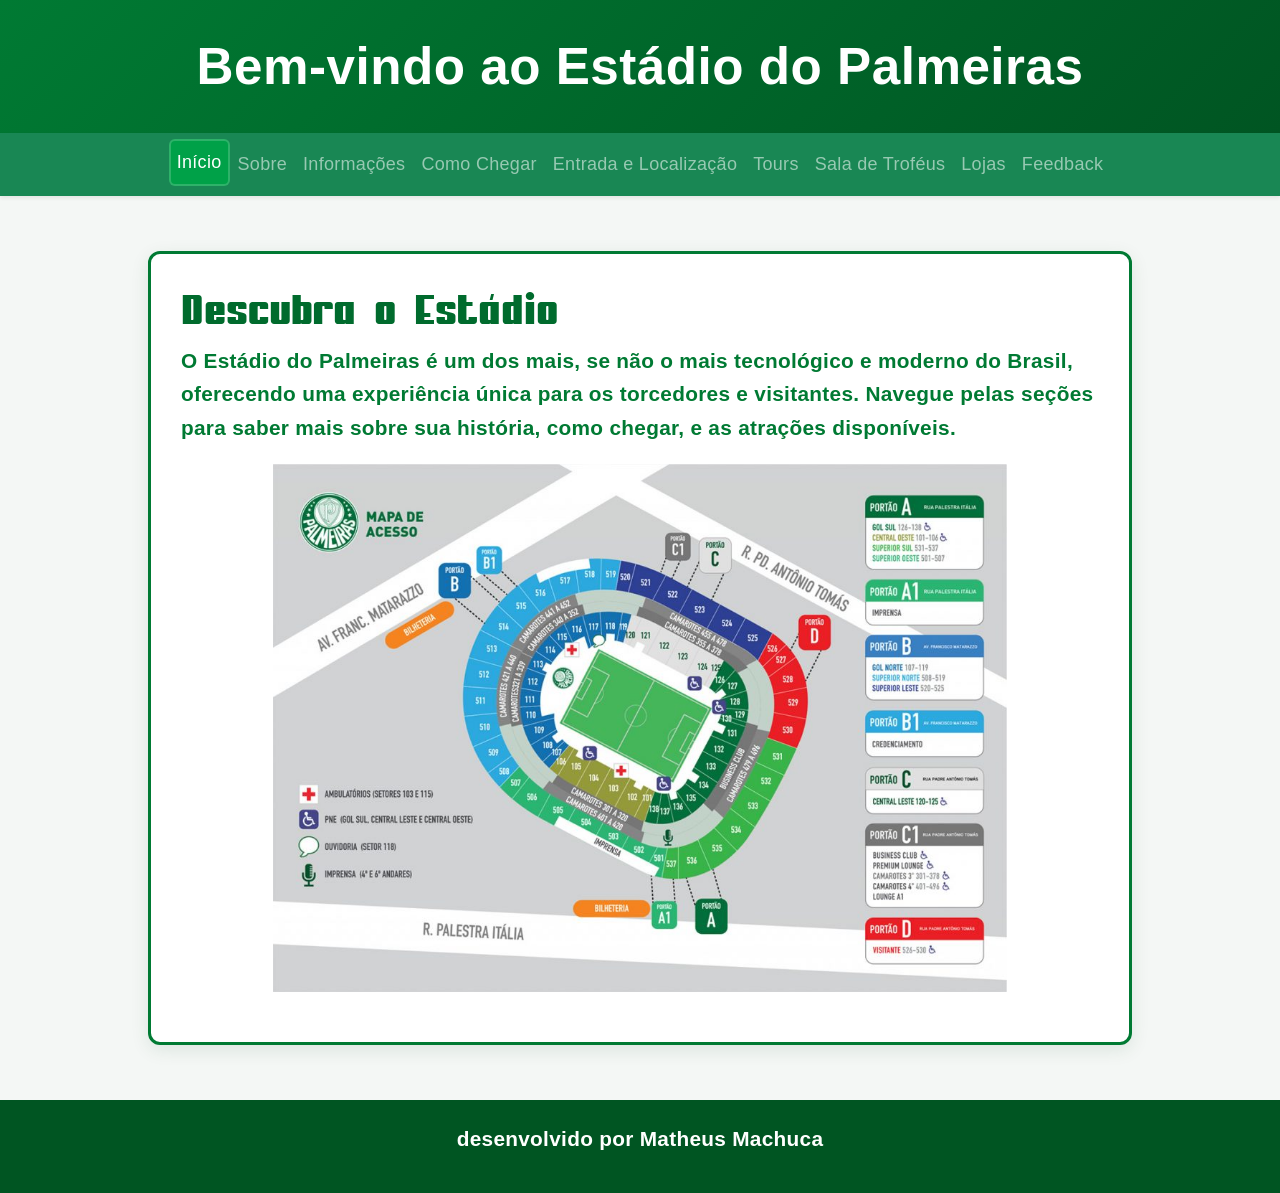
<file: index.html>
<!DOCTYPE html>
<html lang="pt-br">
<head>
    <meta charset="UTF-8">
    <meta name="viewport" content="width=device-width, initial-scale=1.0">
    <link href="https://cdn.jsdelivr.net/npm/bootstrap@5.3.3/dist/css/bootstrap.min.css" rel="stylesheet">
    <link rel="stylesheet" href="css/style.css" />
    <title>Estádio do Palmeiras</title>
</head>
<body>
    <header>
        <h1>Bem-vindo ao Estádio do Palmeiras</h1>
    </header>
    <nav class="navbar navbar-expand-lg navbar-dark bg-success shadow-sm">
        <div class="container-fluid justify-content-center">
            <button class="navbar-toggler" type="button" data-bs-toggle="collapse" data-bs-target="#mainNav" aria-controls="mainNav" aria-expanded="false" aria-label="Toggle navigation">
                <span class="navbar-toggler-icon"></span>
            </button>
            <div class="collapse navbar-collapse justify-content-center" id="mainNav">
                <div class="navbar-nav flex-wrap justify-content-center">
                    <a class="nav-link" href="index.html">Início</a>
                    <a class="nav-link" href="sobre.html">Sobre</a>
                    <a class="nav-link" href="informacoes.html">Informações</a>
                    <a class="nav-link" href="pages/como-chegar.html">Como Chegar</a>
                    <a class="nav-link" href="pages/entrada-e-localizacao.html">Entrada e Localização</a>
                    <a class="nav-link" href="pages/tours.html">Tours</a>
                    <a class="nav-link" href="pages/sala-de-trofeus.html">Sala de Troféus</a>
                    <a class="nav-link" href="pages/lojas.html">Lojas</a>
                    <a class="nav-link" href="contato.html">Feedback</a>
                </div>
            </div>
        </div>
    </nav>
    <main class="container">
        <section>
            <h2>Descubra o Estádio</h2>
            <p>O Estádio do Palmeiras é um dos mais, se não o mais tecnológico e moderno do Brasil, oferecendo uma experiência única para os torcedores e visitantes. Navegue pelas seções para saber mais sobre sua história, como chegar, e as atrações disponíveis.</p>
            <img src="imagens/mapa-de-acesso-arena-palmeiras-1024x736.jpg" alt="Mapa de Acesso ao Estádio do Palmeiras">
        </section>
    </main>
    <footer>
        <p>desenvolvido por Matheus Machuca</p>
    </footer>
    <script src="https://cdn.jsdelivr.net/npm/bootstrap@5.3.3/dist/js/bootstrap.bundle.min.js"></script>
    <script src="js/script.js"></script>
</body>
</html>
</file>
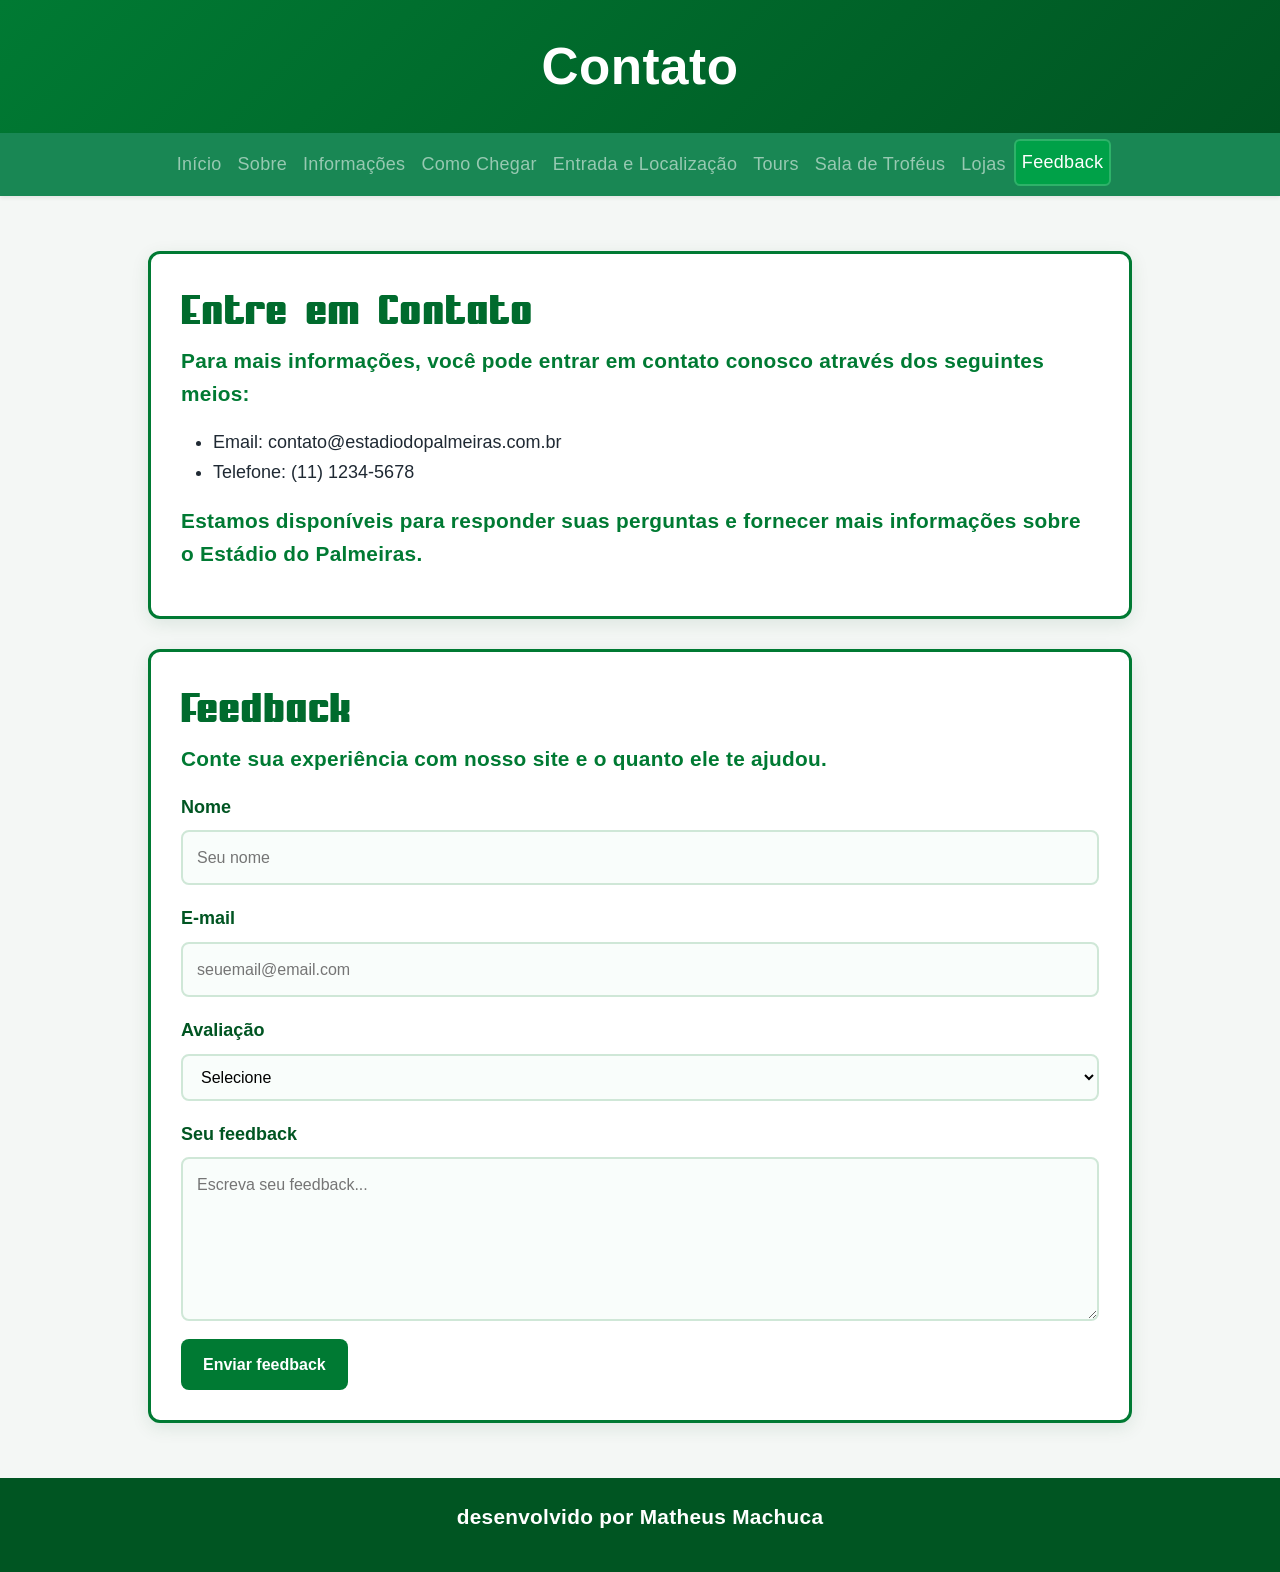
<file: contato.html>
<!DOCTYPE html>
<html lang="pt-br">
<head>
    <meta charset="UTF-8">
    <meta name="viewport" content="width=device-width, initial-scale=1.0">
    <link href="https://cdn.jsdelivr.net/npm/bootstrap@5.3.3/dist/css/bootstrap.min.css" rel="stylesheet">
    <link rel="stylesheet" href="css/style.css" />
    <title>Contato - Estádio do Palmeiras</title>
</head>
<body>
    <header>
        <h1>Contato</h1>
    </header>
    <nav class="navbar navbar-expand-lg navbar-dark bg-success shadow-sm">
        <div class="container-fluid justify-content-center">
            <button class="navbar-toggler" type="button" data-bs-toggle="collapse" data-bs-target="#mainNav" aria-controls="mainNav" aria-expanded="false" aria-label="Toggle navigation">
                <span class="navbar-toggler-icon"></span>
            </button>
            <div class="collapse navbar-collapse justify-content-center" id="mainNav">
                <div class="navbar-nav flex-wrap justify-content-center">
                    <a class="nav-link" href="index.html">Início</a>
                    <a class="nav-link" href="sobre.html">Sobre</a>
                    <a class="nav-link" href="informacoes.html">Informações</a>
                    <a class="nav-link" href="pages/como-chegar.html">Como Chegar</a>
                    <a class="nav-link" href="pages/entrada-e-localizacao.html">Entrada e Localização</a>
                    <a class="nav-link" href="pages/tours.html">Tours</a>
                    <a class="nav-link" href="pages/sala-de-trofeus.html">Sala de Troféus</a>
                    <a class="nav-link" href="pages/lojas.html">Lojas</a>
                    <a class="nav-link" href="contato.html">Feedback</a>
                </div>
            </div>
        </div>
    </nav>
    <main class="container">
        <section>
            <h2>Entre em Contato</h2>
            <p>Para mais informações, você pode entrar em contato conosco através dos seguintes meios:</p>
            <ul>
                <li>Email: contato@estadiodopalmeiras.com.br</li>
                <li>Telefone: (11) 1234-5678</li>
            </ul>
            <p>Estamos disponíveis para responder suas perguntas e fornecer mais informações sobre o Estádio do Palmeiras.</p>
        </section>

        <section>
            <h2>Feedback</h2>
            <p>Conte sua experiência com nosso site e o quanto ele te ajudou.</p>
            <form class="feedback-form">
                <div class="campo-group">
                    <label for="nome">Nome</label>
                    <input type="text" id="nome" name="nome" placeholder="Seu nome">
                </div>

                <div class="campo-group">
                    <label for="email">E-mail</label>
                    <input type="email" id="email" name="email" placeholder="seuemail@email.com">
                </div>

                <div class="campo-group">
                    <label for="avaliacao">Avaliação</label>
                    <select id="avaliacao" name="avaliacao">
                        <option value="">Selecione</option>
                        <option value="excelente">Excelente</option>
                        <option value="muito-bom">Muito bom</option>
                        <option value="bom">Bom</option>
                        <option value="ruim">Ruim</option>
                    </select>
                </div>

                <div class="campo-group">
                    <label for="feedback">Seu feedback</label>
                    <textarea id="feedback" name="feedback" rows="5" placeholder="Escreva seu feedback..."></textarea>
                </div>

                <button type="submit">Enviar feedback</button>
            </form>
        </section>
    </main>
    <footer>
        <p>desenvolvido por Matheus Machuca</p>
    </footer>
    <script src="https://cdn.jsdelivr.net/npm/bootstrap@5.3.3/dist/js/bootstrap.bundle.min.js"></script>
    <script src="js/script.js"></script>
</body>
</html>
</file>
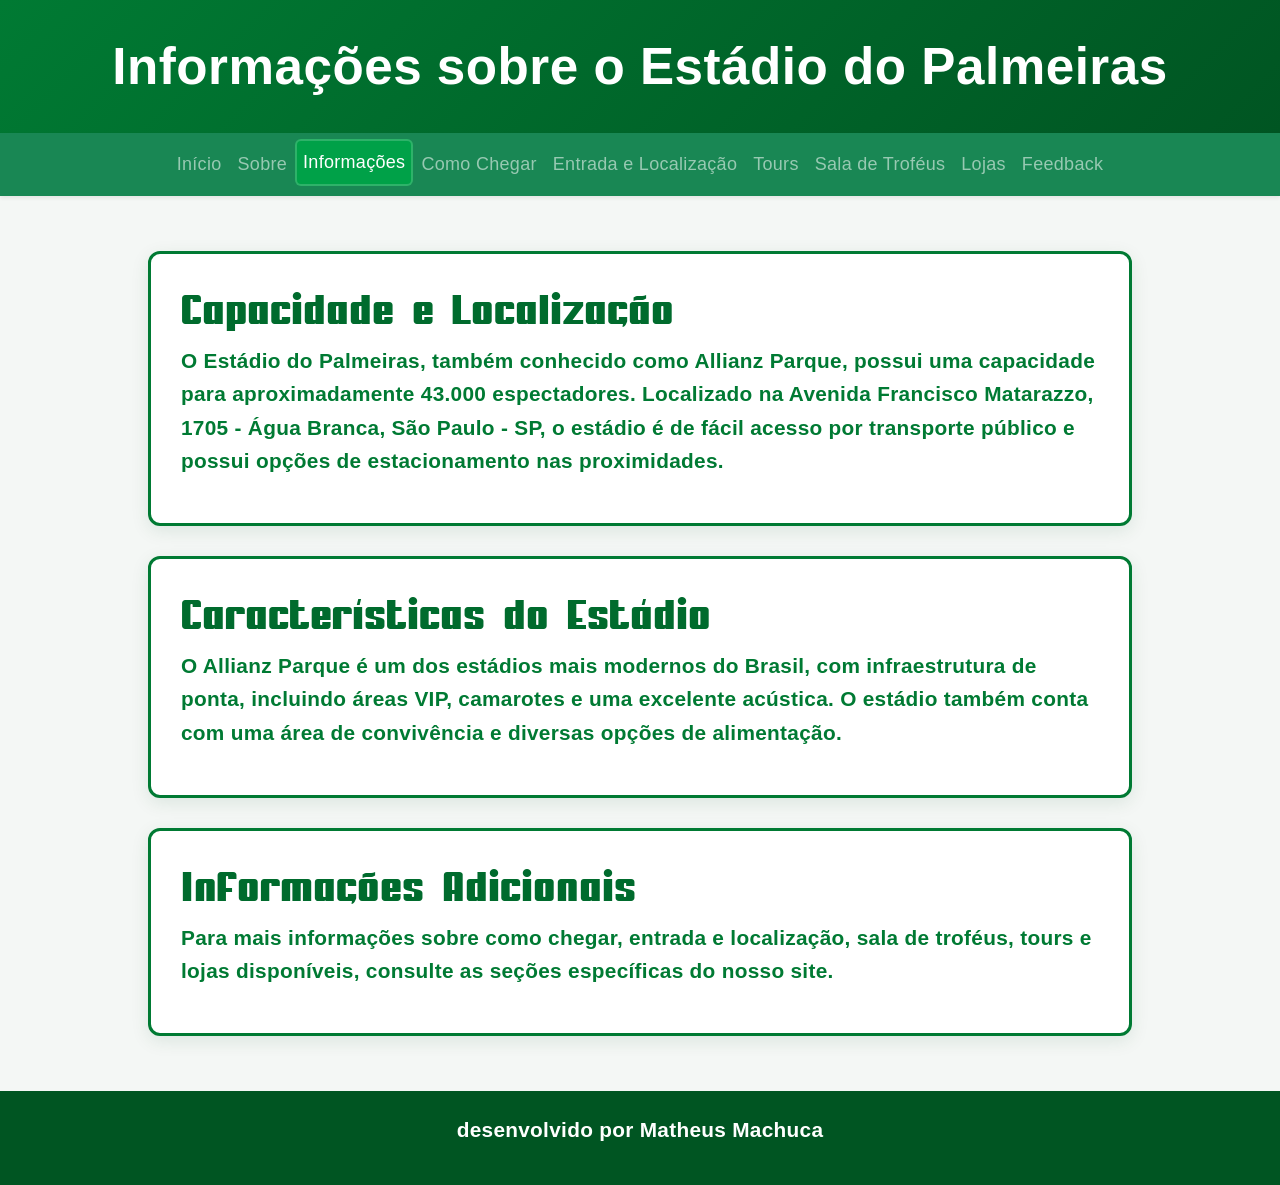
<file: informacoes.html>
<!DOCTYPE html>
<html lang="pt-br">
<head>
    <meta charset="UTF-8">
    <meta name="viewport" content="width=device-width, initial-scale=1.0">
    <link href="https://cdn.jsdelivr.net/npm/bootstrap@5.3.3/dist/css/bootstrap.min.css" rel="stylesheet">
    <link rel="stylesheet" href="css/style.css" />
    <title>Informações - Estádio do Palmeiras</title>
</head>
<body>
    <header>
        <h1>Informações sobre o Estádio do Palmeiras</h1>
    </header>
    <nav class="navbar navbar-expand-lg navbar-dark bg-success shadow-sm">
        <div class="container-fluid justify-content-center">
            <button class="navbar-toggler" type="button" data-bs-toggle="collapse" data-bs-target="#mainNav" aria-controls="mainNav" aria-expanded="false" aria-label="Toggle navigation">
                <span class="navbar-toggler-icon"></span>
            </button>
            <div class="collapse navbar-collapse justify-content-center" id="mainNav">
                <div class="navbar-nav flex-wrap justify-content-center">
                    <a class="nav-link" href="index.html">Início</a>
                    <a class="nav-link" href="sobre.html">Sobre</a>
                    <a class="nav-link" href="informacoes.html">Informações</a>
                    <a class="nav-link" href="pages/como-chegar.html">Como Chegar</a>
                    <a class="nav-link" href="pages/entrada-e-localizacao.html">Entrada e Localização</a>
                    <a class="nav-link" href="pages/tours.html">Tours</a>
                    <a class="nav-link" href="pages/sala-de-trofeus.html">Sala de Troféus</a>
                    <a class="nav-link" href="pages/lojas.html">Lojas</a>
                    <a class="nav-link" href="contato.html">Feedback</a>
                </div>
            </div>
        </div>
    </nav>
    <main class="container">
        <section>
            <h2>Capacidade e Localização</h2>
            <p>O Estádio do Palmeiras, também conhecido como Allianz Parque, possui uma capacidade para aproximadamente 43.000 espectadores. Localizado na Avenida Francisco Matarazzo, 1705 - Água Branca, São Paulo - SP, o estádio é de fácil acesso por transporte público e possui opções de estacionamento nas proximidades.</p>
        </section>
        <section>
            <h2>Características do Estádio</h2>
            <p>O Allianz Parque é um dos estádios mais modernos do Brasil, com infraestrutura de ponta, incluindo áreas VIP, camarotes e uma excelente acústica. O estádio também conta com uma área de convivência e diversas opções de alimentação.</p>
        </section>
        <section>
            <h2>Informações Adicionais</h2>
            <p>Para mais informações sobre como chegar, entrada e localização, sala de troféus, tours e lojas disponíveis, consulte as seções específicas do nosso site.</p>
        </section>
    </main>
    <footer>
        <p>desenvolvido por Matheus Machuca</p>
    </footer>
    <script src="https://cdn.jsdelivr.net/npm/bootstrap@5.3.3/dist/js/bootstrap.bundle.min.js"></script>
    <script src="js/script.js"></script>
</body>
</html>
</file>
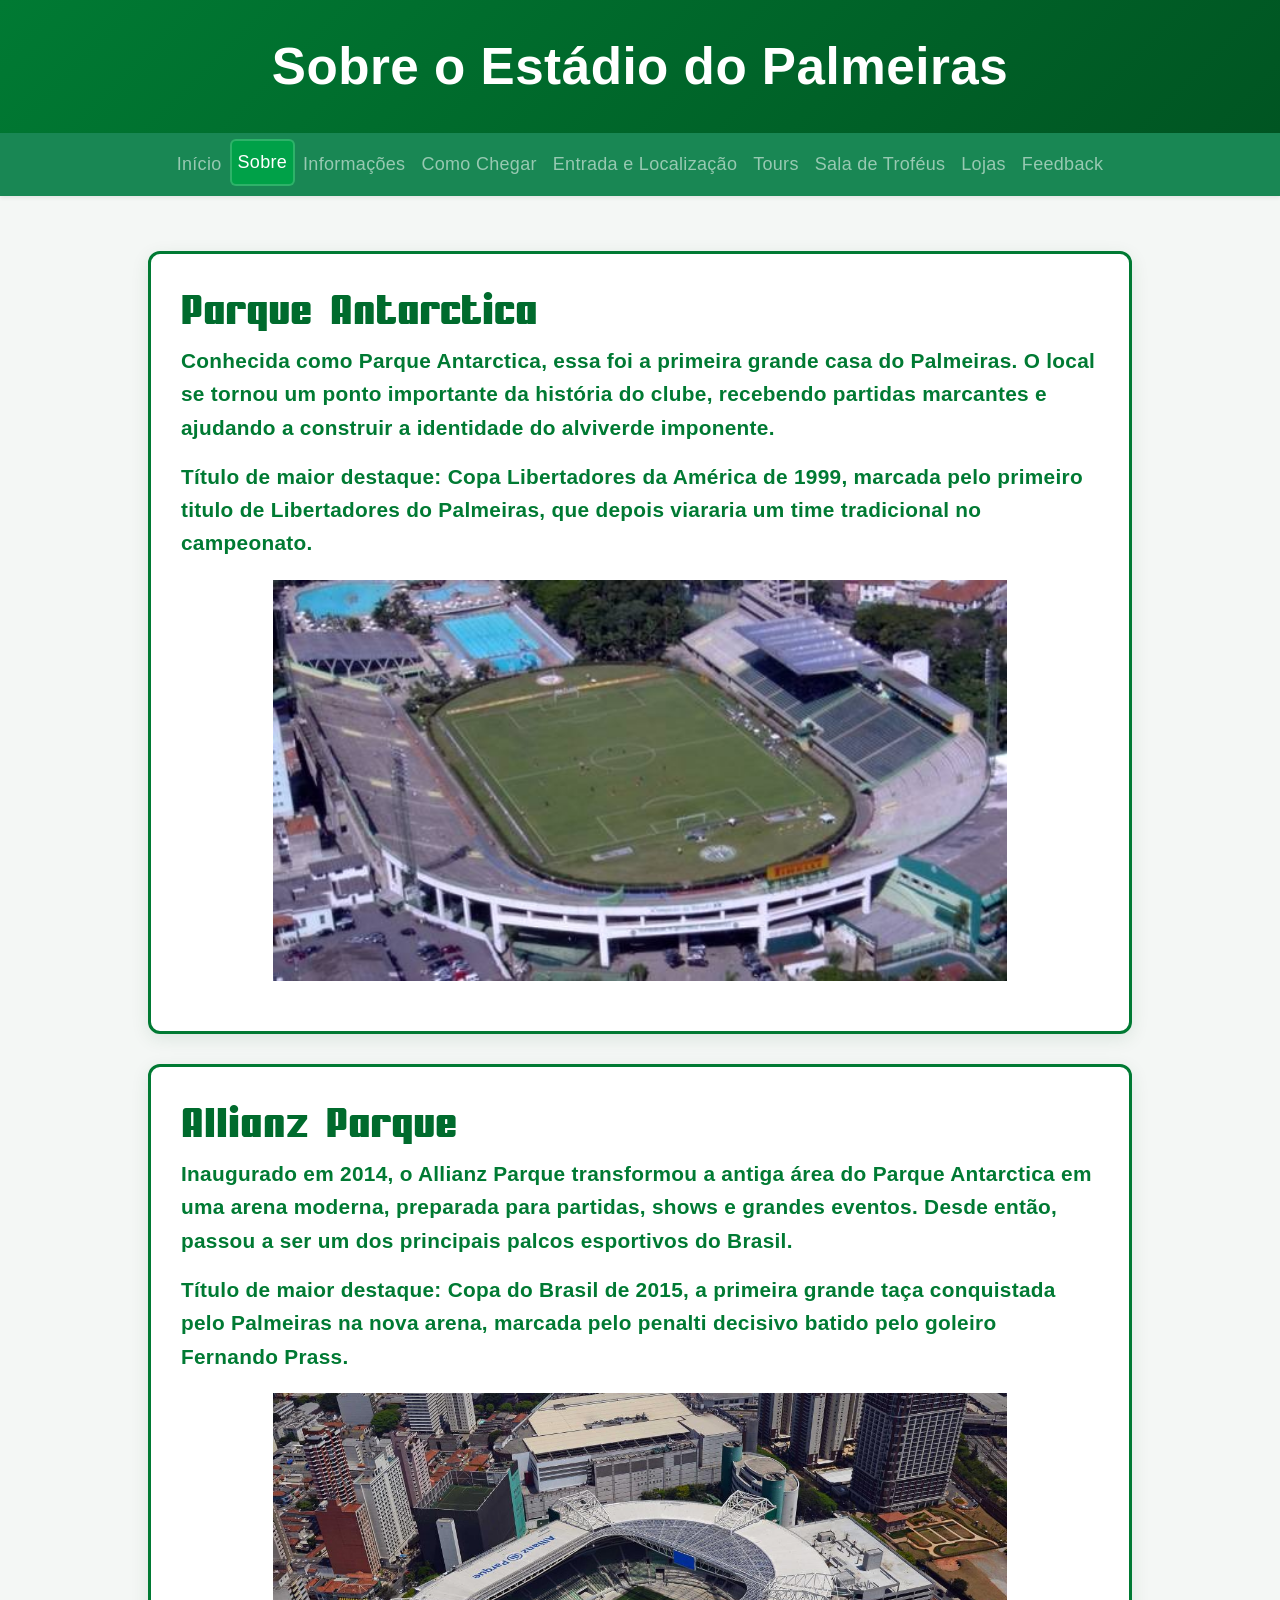
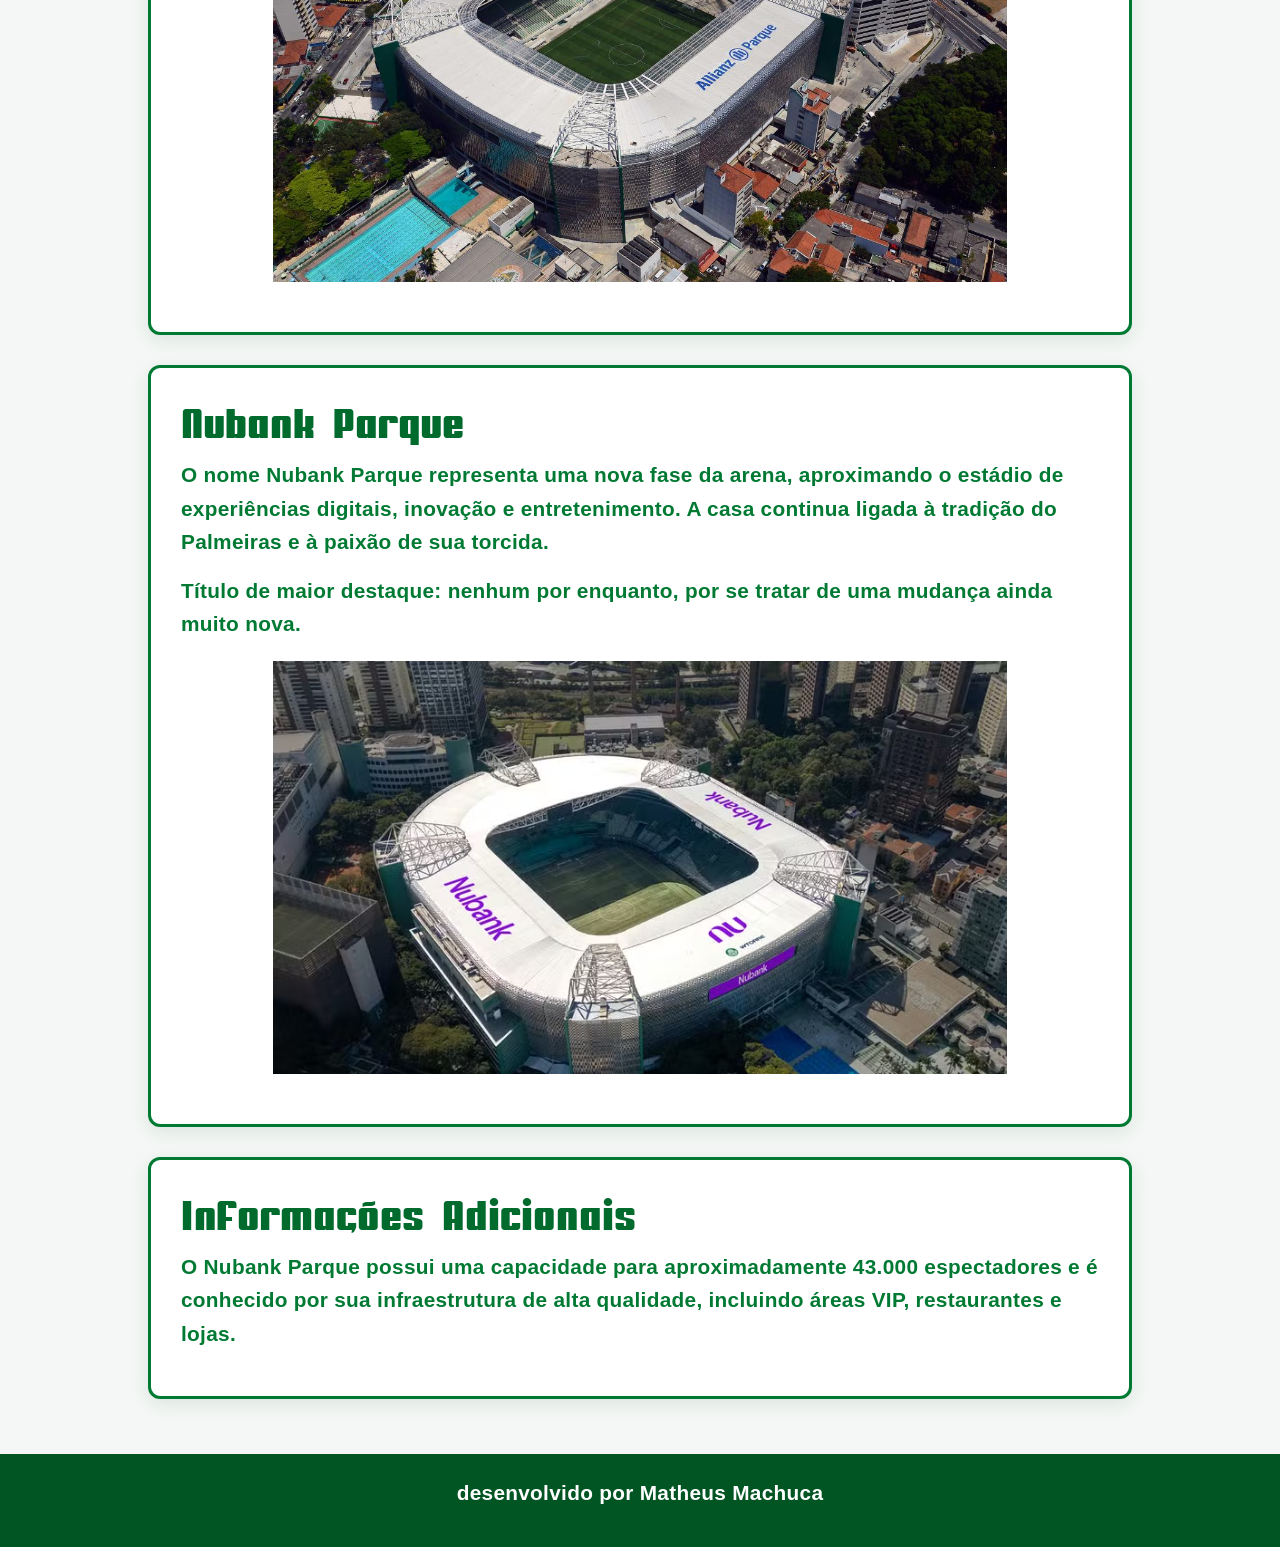
<file: sobre.html>
<!DOCTYPE html>
<html lang="pt-br">
<head>
    <meta charset="UTF-8">
    <meta name="viewport" content="width=device-width, initial-scale=1.0">
    <link href="https://cdn.jsdelivr.net/npm/bootstrap@5.3.3/dist/css/bootstrap.min.css" rel="stylesheet">
    <link rel="stylesheet" href="css/style.css" />
    <title>Sobre o Estádio do Palmeiras</title>
</head>
<body>
    <header>
        <h1>Sobre o Estádio do Palmeiras</h1>
    </header>
    <nav class="navbar navbar-expand-lg navbar-dark bg-success shadow-sm">
        <div class="container-fluid justify-content-center">
            <button class="navbar-toggler" type="button" data-bs-toggle="collapse" data-bs-target="#mainNav" aria-controls="mainNav" aria-expanded="false" aria-label="Toggle navigation">
                <span class="navbar-toggler-icon"></span>
            </button>
            <div class="collapse navbar-collapse justify-content-center" id="mainNav">
                <div class="navbar-nav flex-wrap justify-content-center">
                    <a class="nav-link" href="index.html">Início</a>
                    <a class="nav-link" href="sobre.html">Sobre</a>
                    <a class="nav-link" href="informacoes.html">Informações</a>
                    <a class="nav-link" href="pages/como-chegar.html">Como Chegar</a>
                    <a class="nav-link" href="pages/entrada-e-localizacao.html">Entrada e Localização</a>
                    <a class="nav-link" href="pages/tours.html">Tours</a>
                    <a class="nav-link" href="pages/sala-de-trofeus.html">Sala de Troféus</a>
                    <a class="nav-link" href="pages/lojas.html">Lojas</a>
                    <a class="nav-link" href="contato.html">Feedback</a>
                </div>
            </div>
        </div>
    </nav>
    <main class="container">
        <section>
            <h2>Parque Antarctica</h2>
            <p>Conhecida como Parque Antarctica, essa foi a primeira grande casa do Palmeiras. O local se tornou um ponto importante da história do clube, recebendo partidas marcantes e ajudando a construir a identidade do alviverde imponente.</p>
            <p><strong>Título de maior destaque:</strong> Copa Libertadores da América de 1999, marcada pelo primeiro titulo de Libertadores do Palmeiras, que depois viararia um time tradicional no campeonato.</p>
            <img src="imagens/estadio_palestra_italia_2010.jpg" alt="Parque Antarctica">
        </section>
        <section>
            <h2>Allianz Parque</h2>
            <p>Inaugurado em 2014, o Allianz Parque transformou a antiga área do Parque Antarctica em uma arena moderna, preparada para partidas, shows e grandes eventos. Desde então, passou a ser um dos principais palcos esportivos do Brasil.</p>
            <p><strong>Título de maior destaque:</strong> Copa do Brasil de 2015, a primeira grande taça conquistada pelo Palmeiras na nova arena, marcada pelo penalti decisivo batido pelo goleiro Fernando Prass.</p>
            <img src="imagens/como_visitar_o_allianz_parque_20689_1200.jpg" alt="Allianz Parque">
        </section>
        <section>
            <h2>Nubank Parque</h2>
            <p>O nome Nubank Parque representa uma nova fase da arena, aproximando o estádio de experiências digitais, inovação e entretenimento. A casa continua ligada à tradição do Palmeiras e à paixão de sua torcida.</p>
            <p><strong>Título de maior destaque:</strong> nenhum por enquanto, por se tratar de uma mudança ainda muito nova.</p>
            <img src="imagens/foto-de-divulgacao.avif" alt="Nubank Parque">
        </section>
        <section>
            <h2>Informações Adicionais</h2>
            <p>O Nubank Parque possui uma capacidade para aproximadamente 43.000 espectadores e é conhecido por sua infraestrutura de alta qualidade, incluindo áreas VIP, restaurantes e lojas.</p>
        </section>
    </main>
    <footer>
        <p>desenvolvido por Matheus Machuca</p>
    </footer>
    <script src="https://cdn.jsdelivr.net/npm/bootstrap@5.3.3/dist/js/bootstrap.bundle.min.js"></script>
    <script src="js/script.js"></script>
</body>
</html>
</file>
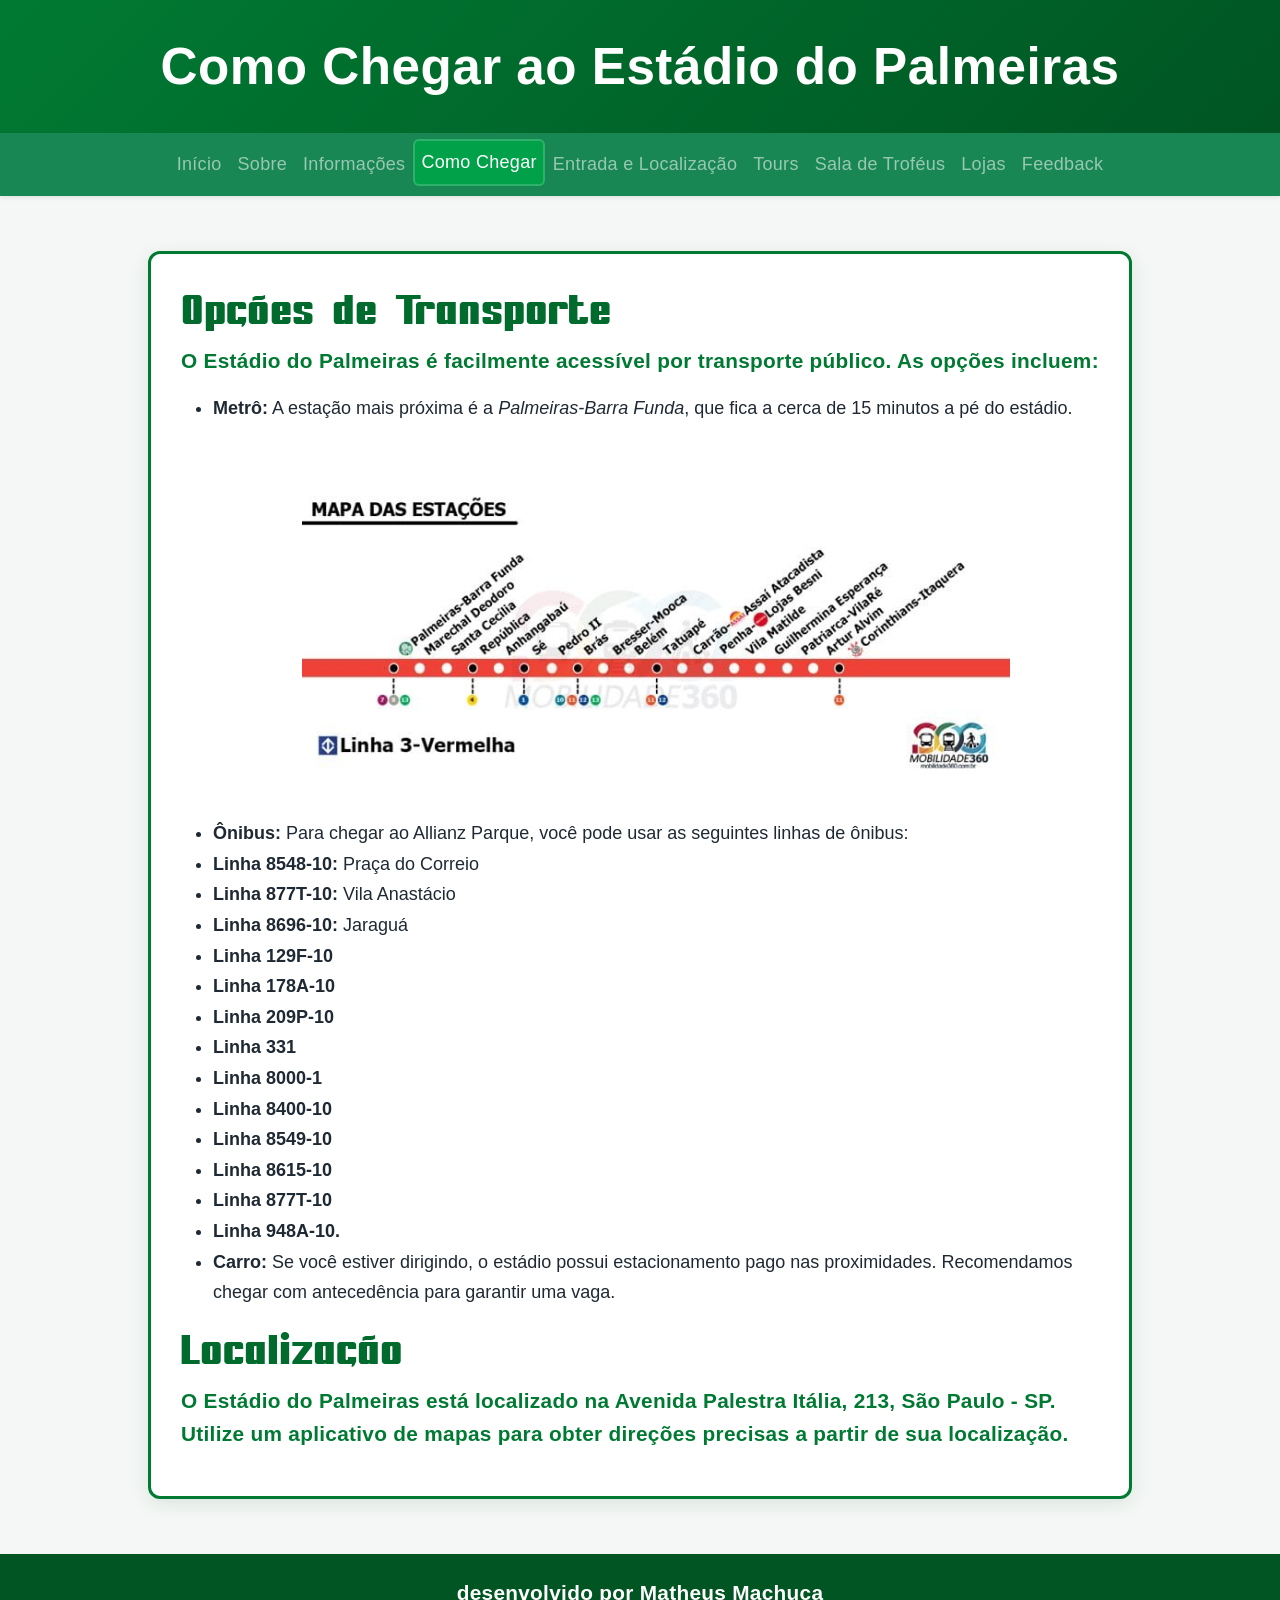
<file: pages/como-chegar.html>
<!DOCTYPE html>
<html lang="pt-br">
<head>
    <meta charset="UTF-8">
    <meta name="viewport" content="width=device-width, initial-scale=1.0">
    <link href="https://cdn.jsdelivr.net/npm/bootstrap@5.3.3/dist/css/bootstrap.min.css" rel="stylesheet">
    <link rel="stylesheet" href="../css/style.css" />
    <title>Como Chegar - Estádio do Palmeiras</title>
</head>
<body>
    <header>
        <h1>Como Chegar ao Estádio do Palmeiras</h1>
    </header>
    <nav class="navbar navbar-expand-lg navbar-dark bg-success shadow-sm">
        <div class="container-fluid justify-content-center">
            <button class="navbar-toggler" type="button" data-bs-toggle="collapse" data-bs-target="#mainNav" aria-controls="mainNav" aria-expanded="false" aria-label="Toggle navigation">
                <span class="navbar-toggler-icon"></span>
            </button>
            <div class="collapse navbar-collapse justify-content-center" id="mainNav">
                <div class="navbar-nav flex-wrap justify-content-center">
                    <a class="nav-link" href="../index.html">Início</a>
                    <a class="nav-link" href="../sobre.html">Sobre</a>
                    <a class="nav-link" href="../informacoes.html">Informações</a>
                    <a class="nav-link" href="como-chegar.html">Como Chegar</a>
                    <a class="nav-link" href="entrada-e-localizacao.html">Entrada e Localização</a>
                    <a class="nav-link" href="tours.html">Tours</a>
                    <a class="nav-link" href="sala-de-trofeus.html">Sala de Troféus</a>
                    <a class="nav-link" href="lojas.html">Lojas</a>
                    <a class="nav-link" href="../contato.html">Feedback</a>
                </div>
            </div>
        </div>
    </nav>
    <main class="container">
        <section>
        <h2>Opções de Transporte</h2>
        <p>O Estádio do Palmeiras é facilmente acessível por transporte público. As opções incluem:</p>
        <ul>
            <li><strong>Metrô:</strong> A estação mais próxima é a <em>Palmeiras-Barra Funda</em>, que fica a cerca de 15 minutos a pé do estádio.</li>
            <img src="../imagens/Mapa-da-Linha-3-Vermelha-do-Metro-de-Sao-Paulo-3-768x384.jpg" alt="metro">
            <li><strong>Ônibus:</strong> Para chegar ao Allianz Parque, você pode usar as seguintes linhas de ônibus:</li>
            <li><strong>Linha 8548-10:</strong> Praça do Correio</li>
            <li><strong>Linha 877T-10:</strong> Vila Anastácio</li>
            <li><strong>Linha 8696-10:</strong> Jaraguá</li>
            <li><strong>Linha 129F-10</strong></li>
            <li><strong>Linha 178A-10</strong></li>
            <li><strong>Linha 209P-10</strong></li>
            <li><strong>Linha 331</strong></li>
            <li><strong>Linha 8000-1</strong></li>
            <li><strong>Linha 8400-10</strong></li>
            <li><strong>Linha 8549-10</strong></li>
            <li><strong>Linha 8615-10</strong></li>
            <li><strong>Linha 877T-10</strong></li>
            <li><strong>Linha 948A-10.</strong></li>

           <li><strong>Carro:</strong> Se você estiver dirigindo, o estádio possui estacionamento pago nas proximidades. Recomendamos chegar com antecedência para garantir uma vaga.</li>
        </ul>

        <h2>Localização</h2>
        <p>O Estádio do Palmeiras está localizado na Avenida Palestra Itália, 213, São Paulo - SP. Utilize um aplicativo de mapas para obter direções precisas a partir de sua localização.</p>
        </section>
    </main>
    <footer>
        <p>desenvolvido por Matheus Machuca</p>
    </footer>
    <script src="https://cdn.jsdelivr.net/npm/bootstrap@5.3.3/dist/js/bootstrap.bundle.min.js"></script>
    <script src="../js/script.js"></script>
</body>
</html>
</file>
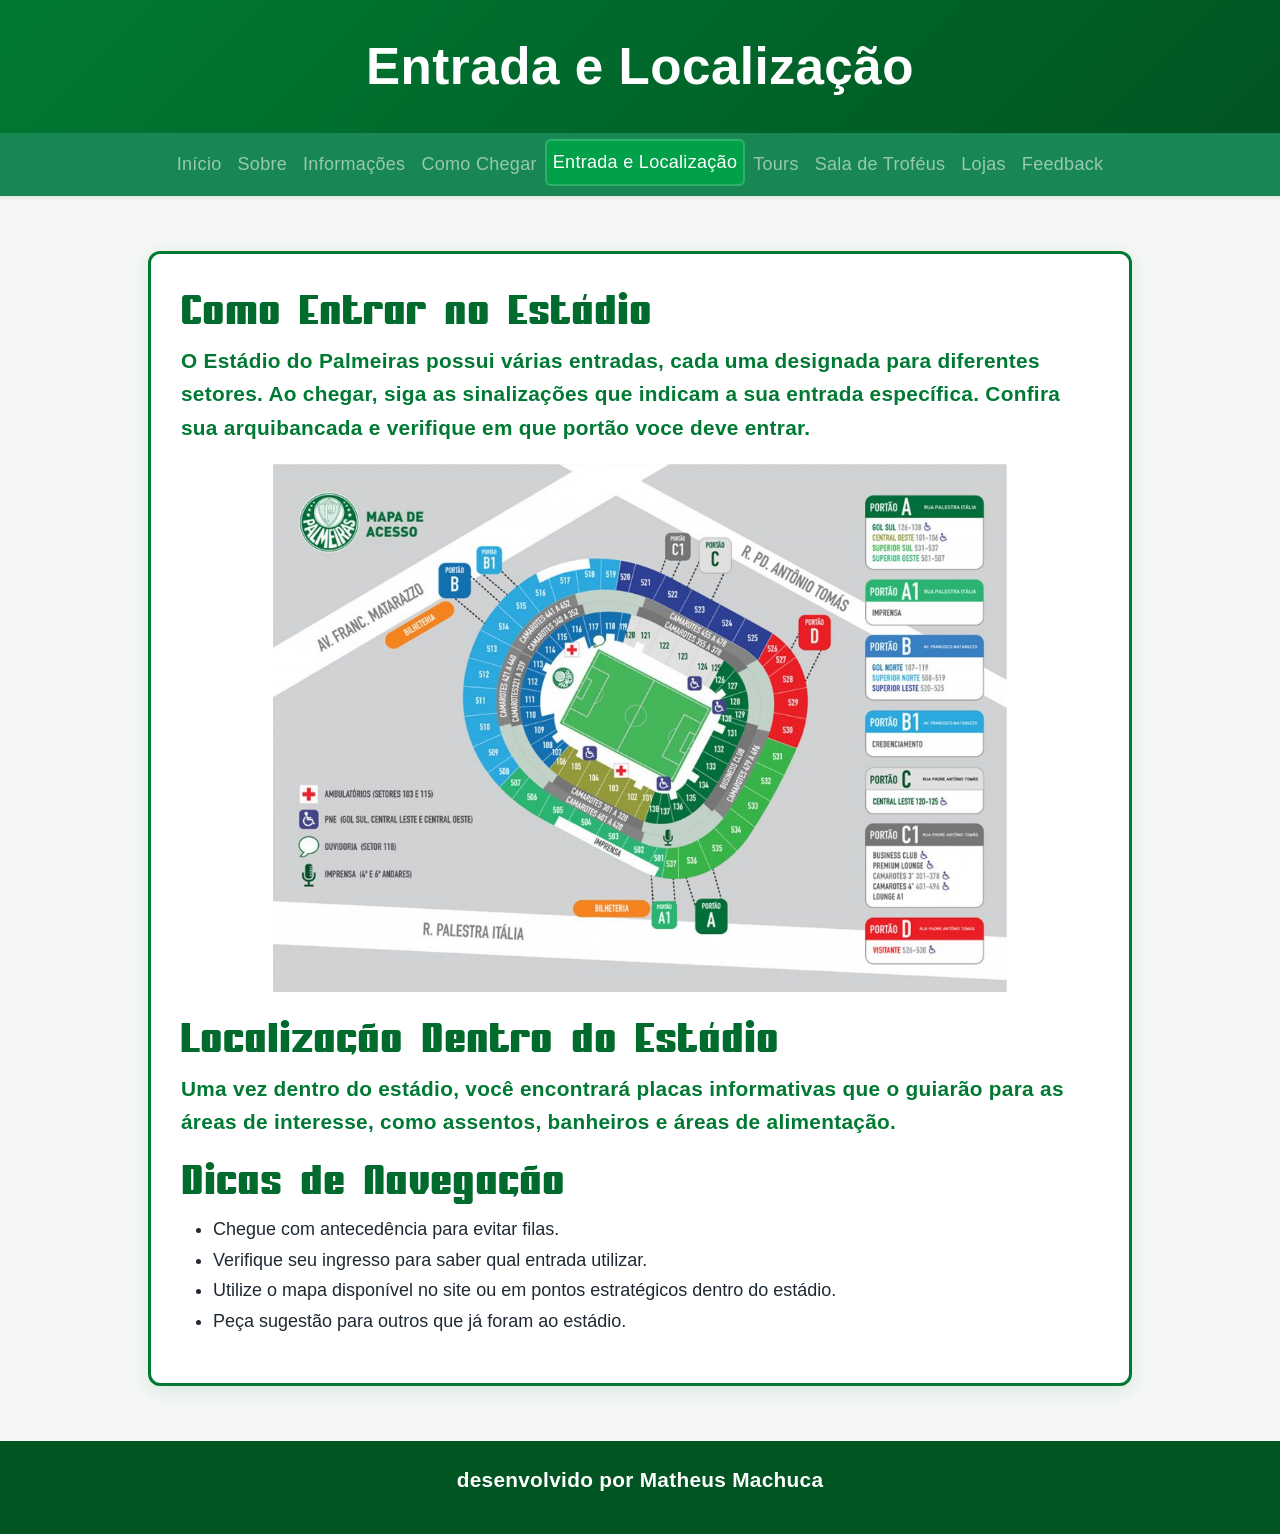
<file: pages/entrada-e-localizacao.html>
<!DOCTYPE html>
<html lang="pt-br">
<head>
    <meta charset="UTF-8">
    <meta name="viewport" content="width=device-width, initial-scale=1.0">
    <link href="https://cdn.jsdelivr.net/npm/bootstrap@5.3.3/dist/css/bootstrap.min.css" rel="stylesheet">
    <link rel="stylesheet" href="../css/style.css" />
    <title>Entrada e Localização - Estádio do Palmeiras</title>
</head>
<body>
    <header>
        <h1>Entrada e Localização</h1>
    </header>
    <nav class="navbar navbar-expand-lg navbar-dark bg-success shadow-sm">
        <div class="container-fluid justify-content-center">
            <button class="navbar-toggler" type="button" data-bs-toggle="collapse" data-bs-target="#mainNav" aria-controls="mainNav" aria-expanded="false" aria-label="Toggle navigation">
                <span class="navbar-toggler-icon"></span>
            </button>
            <div class="collapse navbar-collapse justify-content-center" id="mainNav">
                <div class="navbar-nav flex-wrap justify-content-center">
                    <a class="nav-link" href="../index.html">Início</a>
                    <a class="nav-link" href="../sobre.html">Sobre</a>
                    <a class="nav-link" href="../informacoes.html">Informações</a>
                    <a class="nav-link" href="como-chegar.html">Como Chegar</a>
                    <a class="nav-link" href="entrada-e-localizacao.html">Entrada e Localização</a>
                    <a class="nav-link" href="tours.html">Tours</a>
                    <a class="nav-link" href="sala-de-trofeus.html">Sala de Troféus</a>
                    <a class="nav-link" href="lojas.html">Lojas</a>
                    <a class="nav-link" href="../contato.html">Feedback</a>
                </div>
            </div>
        </div>
    </nav>
    <main class="container">
        <section>
        <h2>Como Entrar no Estádio</h2>
        <p>O Estádio do Palmeiras possui várias entradas, cada uma designada para diferentes setores. Ao chegar, siga as sinalizações que indicam a sua entrada específica. Confira sua arquibancada e verifique em que portão voce deve entrar.</p>
        <img src="../imagens/mapa-de-acesso-arena-palmeiras-1024x736.jpg" alt="acesso">
        <h2>Localização Dentro do Estádio</h2>
        <p>Uma vez dentro do estádio, você encontrará placas informativas que o guiarão para as áreas de interesse, como assentos, banheiros e áreas de alimentação.</p>
        
        <h2>Dicas de Navegação</h2>
        <ul>
            <li>Chegue com antecedência para evitar filas.</li>
            <li>Verifique seu ingresso para saber qual entrada utilizar.</li>
            <li>Utilize o mapa disponível no site ou em pontos estratégicos dentro do estádio.</li>
            <li>Peça sugestão para outros que já foram ao estádio.</li>
        </ul>
        </section>
    </main>
    <footer>
        <p>desenvolvido por Matheus Machuca</p>
    </footer>
    <script src="https://cdn.jsdelivr.net/npm/bootstrap@5.3.3/dist/js/bootstrap.bundle.min.js"></script>
    <script src="../js/script.js"></script>
</body>
</html>
</file>
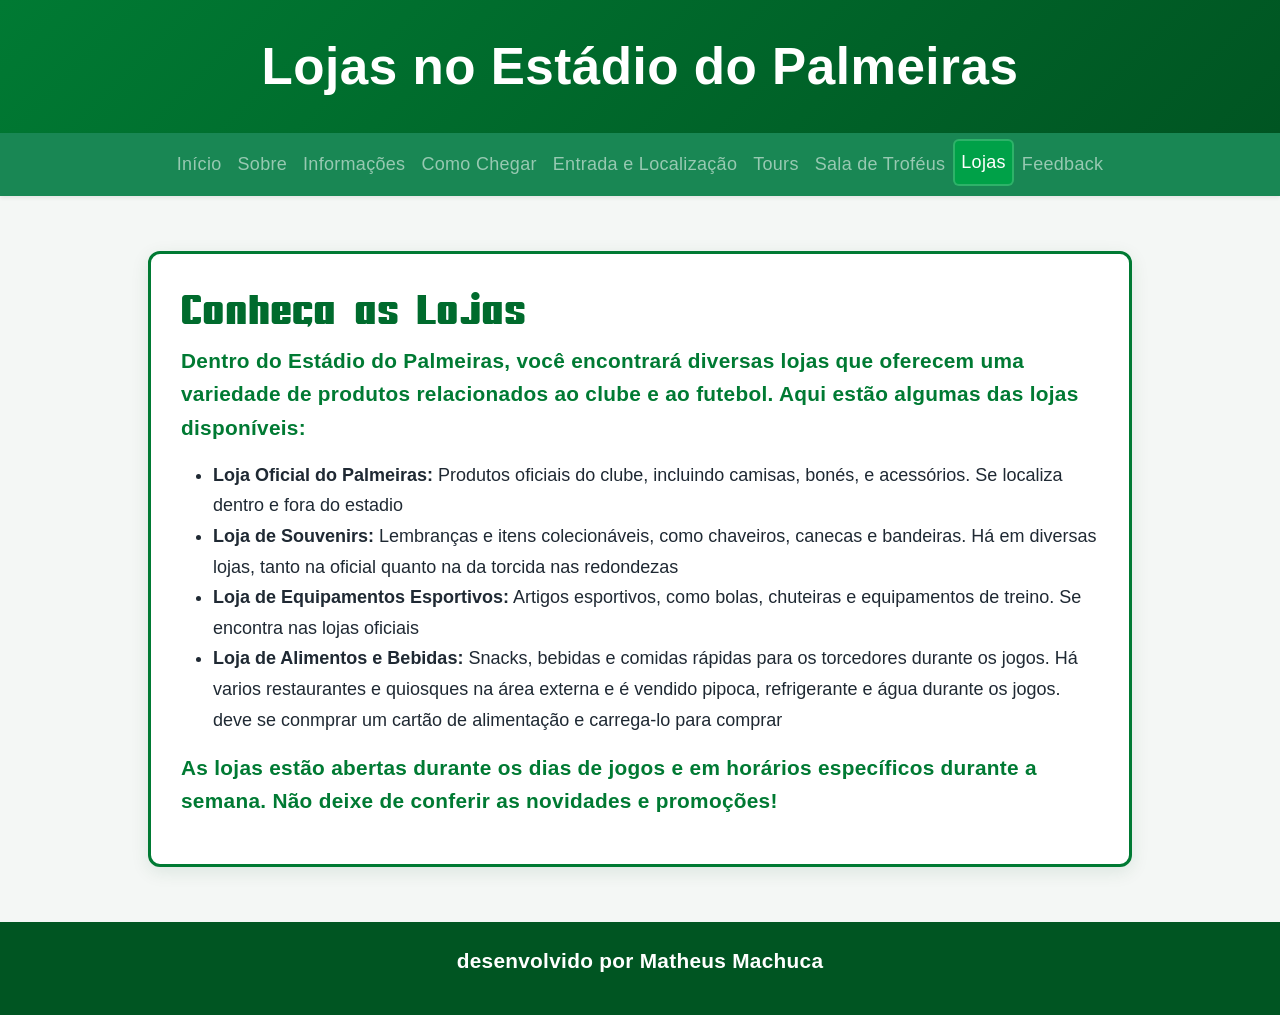
<file: pages/lojas.html>
<!DOCTYPE html>
<html lang="pt-br">
<head>
    <meta charset="UTF-8">
    <meta name="viewport" content="width=device-width, initial-scale=1.0">
    <link href="https://cdn.jsdelivr.net/npm/bootstrap@5.3.3/dist/css/bootstrap.min.css" rel="stylesheet">
    <link rel="stylesheet" href="../css/style.css" />
    <title>Lojas - Estádio do Palmeiras</title>
</head>
<body>
    <header>
        <h1>Lojas no Estádio do Palmeiras</h1>
    </header>
    <nav class="navbar navbar-expand-lg navbar-dark bg-success shadow-sm">
        <div class="container-fluid justify-content-center">
            <button class="navbar-toggler" type="button" data-bs-toggle="collapse" data-bs-target="#mainNav" aria-controls="mainNav" aria-expanded="false" aria-label="Toggle navigation">
                <span class="navbar-toggler-icon"></span>
            </button>
            <div class="collapse navbar-collapse justify-content-center" id="mainNav">
                <div class="navbar-nav flex-wrap justify-content-center">
                    <a class="nav-link" href="../index.html">Início</a>
                    <a class="nav-link" href="../sobre.html">Sobre</a>
                    <a class="nav-link" href="../informacoes.html">Informações</a>
                    <a class="nav-link" href="como-chegar.html">Como Chegar</a>
                    <a class="nav-link" href="entrada-e-localizacao.html">Entrada e Localização</a>
                    <a class="nav-link" href="tours.html">Tours</a>
                    <a class="nav-link" href="sala-de-trofeus.html">Sala de Troféus</a>
                    <a class="nav-link" href="lojas.html">Lojas</a>
                    <a class="nav-link" href="../contato.html">Feedback</a>
                </div>
            </div>
        </div>
    </nav>
    <main class="container">
        <section>
        <h2>Conheça as Lojas</h2>
        <p>Dentro do Estádio do Palmeiras, você encontrará diversas lojas que oferecem uma variedade de produtos relacionados ao clube e ao futebol. Aqui estão algumas das lojas disponíveis:</p>
        <ul>
            <li><strong>Loja Oficial do Palmeiras:</strong> Produtos oficiais do clube, incluindo camisas, bonés, e acessórios. Se localiza dentro e fora do estadio</li>
            <li><strong>Loja de Souvenirs:</strong> Lembranças e itens colecionáveis, como chaveiros, canecas e bandeiras. Há em diversas lojas, tanto na oficial quanto na da torcida nas redondezas</li>
            <li><strong>Loja de Equipamentos Esportivos:</strong> Artigos esportivos, como bolas, chuteiras e equipamentos de treino. Se encontra nas lojas oficiais</li>
            <li><strong>Loja de Alimentos e Bebidas:</strong> Snacks, bebidas e comidas rápidas para os torcedores durante os jogos. Há varios restaurantes e quiosques na área externa e é vendido pipoca, refrigerante e água durante os jogos. deve se conmprar um cartão de alimentação e carrega-lo para comprar</li>
        </ul>
        <p>As lojas estão abertas durante os dias de jogos e em horários específicos durante a semana. Não deixe de conferir as novidades e promoções!</p>
        </section>
    </main>
    <footer>
        <p>desenvolvido por Matheus Machuca</p>
    </footer>
    <script src="https://cdn.jsdelivr.net/npm/bootstrap@5.3.3/dist/js/bootstrap.bundle.min.js"></script>
    <script src="../js/script.js"></script>
</body>
</html>
</file>
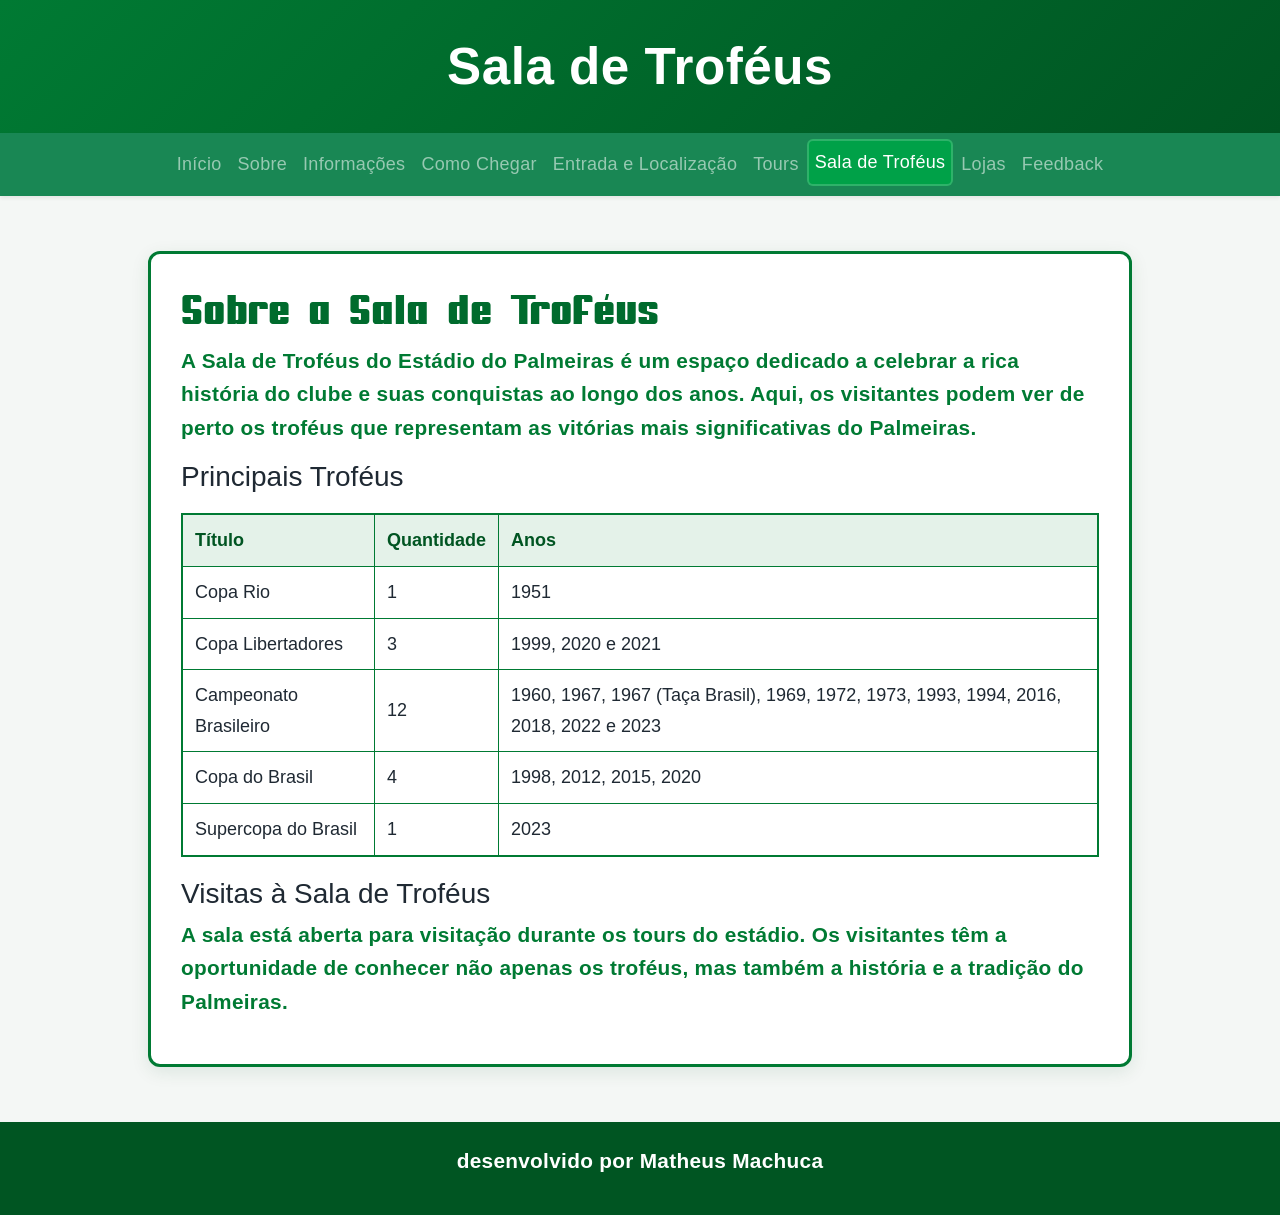
<file: pages/sala-de-trofeus.html>
﻿<!DOCTYPE html>
<html lang="pt-br">
<head>
    <meta charset="UTF-8">
    <meta name="viewport" content="width=device-width, initial-scale=1.0">
    <link href="https://cdn.jsdelivr.net/npm/bootstrap@5.3.3/dist/css/bootstrap.min.css" rel="stylesheet">
    <link rel="stylesheet" href="../css/style.css" />
    <title>Sala de Troféus - Estádio do Palmeiras</title>
</head>
<body>
    <header>
        <h1>Sala de Troféus</h1>
    </header>
    <nav class="navbar navbar-expand-lg navbar-dark bg-success shadow-sm">
        <div class="container-fluid justify-content-center">
            <button class="navbar-toggler" type="button" data-bs-toggle="collapse" data-bs-target="#mainNav" aria-controls="mainNav" aria-expanded="false" aria-label="Toggle navigation">
                <span class="navbar-toggler-icon"></span>
            </button>
            <div class="collapse navbar-collapse justify-content-center" id="mainNav">
                <div class="navbar-nav flex-wrap justify-content-center">
                    <a class="nav-link" href="../index.html">Início</a>
                    <a class="nav-link" href="../sobre.html">Sobre</a>
                    <a class="nav-link" href="../informacoes.html">Informações</a>
                    <a class="nav-link" href="como-chegar.html">Como Chegar</a>
                    <a class="nav-link" href="entrada-e-localizacao.html">Entrada e Localização</a>
                    <a class="nav-link" href="tours.html">Tours</a>
                    <a class="nav-link" href="sala-de-trofeus.html">Sala de Troféus</a>
                    <a class="nav-link" href="lojas.html">Lojas</a>
                    <a class="nav-link" href="../contato.html">Feedback</a>
                </div>
            </div>
        </div>
    </nav>
    <main class="container">
        <section>
        <h2>Sobre a Sala de Troféus</h2>
        <p>A Sala de Troféus do Estádio do Palmeiras é um espaço dedicado a celebrar a rica história do clube e suas conquistas ao longo dos anos. Aqui, os visitantes podem ver de perto os troféus que representam as vitórias mais significativas do Palmeiras.</p>
        
        <h3>Principais Troféus</h3>
        <table>
            <thead>
                <tr>
                    <th scope="col">Título</th>
                    <th scope="col">Quantidade</th>
                    <th scope="col">Anos</th>
                </tr>
            </thead>
            <tbody>
                <tr>
                    <td>Copa Rio</td>
                    <td>1</td>
                    <td>1951</td>
                </tr>
                <tr>
                    <td>Copa Libertadores</td>
                    <td>3</td>
                    <td>1999, 2020 e 2021</td>
                </tr>
                <tr>
                    <td>Campeonato Brasileiro</td>
                    <td>12</td>
                    <td>1960, 1967, 1967 (Taça Brasil), 1969, 1972, 1973, 1993, 1994, 2016, 2018, 2022 e 2023</td>
                </tr>
                <tr>
                    <td>Copa do Brasil</td>
                    <td>4</td>
                    <td>1998, 2012, 2015, 2020</td>
                </tr>
                <tr>
                    <td>Supercopa do Brasil</td>
                    <td>1</td>
                    <td>2023</td>
                </tr>
            </tbody>
        </table>

        <h3>Visitas à Sala de Troféus</h3>
        <p>A sala está aberta para visitação durante os tours do estádio. Os visitantes têm a oportunidade de conhecer não apenas os troféus, mas também a história e a tradição do Palmeiras.</p>
        </section>
    </main>
    <footer>
        <p>desenvolvido por Matheus Machuca</p>
    </footer>
    <script src="https://cdn.jsdelivr.net/npm/bootstrap@5.3.3/dist/js/bootstrap.bundle.min.js"></script>
    <script src="../js/script.js"></script>
</body>
</html>
</file>
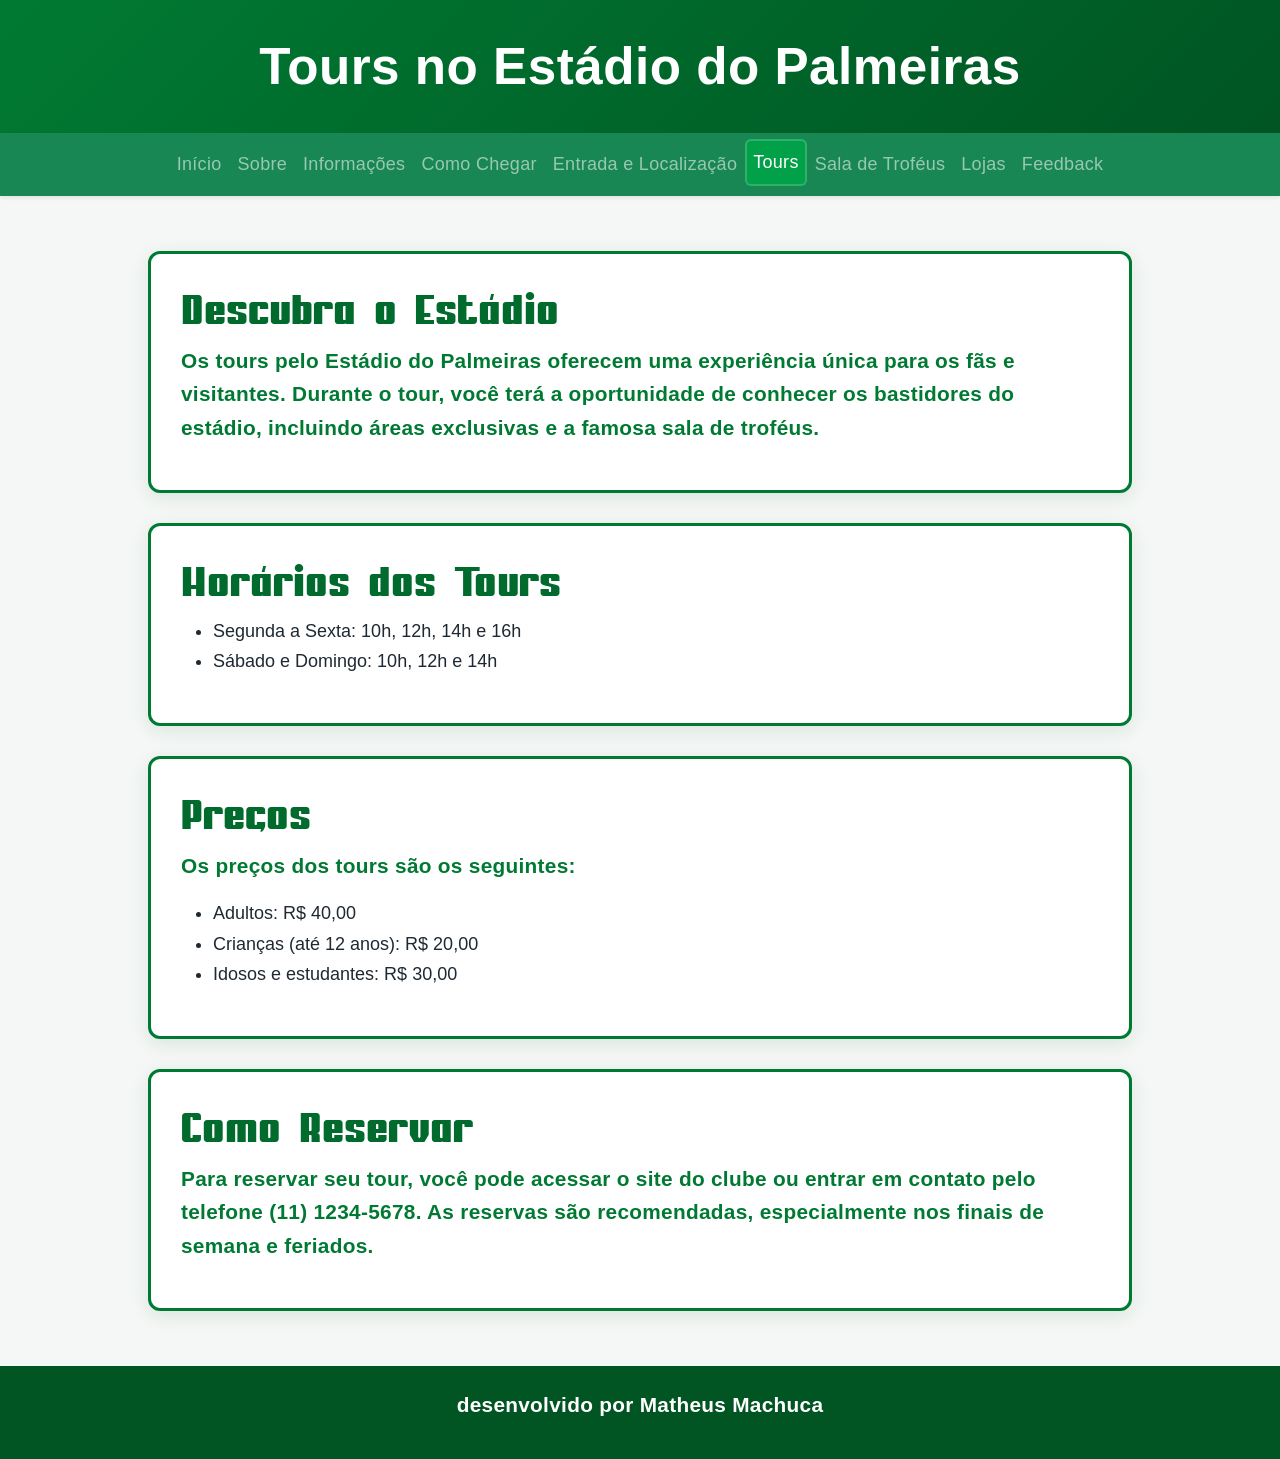
<file: pages/tours.html>
<!DOCTYPE html>
<html lang="pt-br">
<head>
    <meta charset="UTF-8">
    <meta name="viewport" content="width=device-width, initial-scale=1.0">
    <link href="https://cdn.jsdelivr.net/npm/bootstrap@5.3.3/dist/css/bootstrap.min.css" rel="stylesheet">
    <link rel="stylesheet" href="../css/style.css" />
    <title>Tours - Estádio do Palmeiras</title>
</head>
<body>
    <header>
        <h1>Tours no Estádio do Palmeiras</h1>
    </header>
    <nav class="navbar navbar-expand-lg navbar-dark bg-success shadow-sm">
        <div class="container-fluid justify-content-center">
            <button class="navbar-toggler" type="button" data-bs-toggle="collapse" data-bs-target="#mainNav" aria-controls="mainNav" aria-expanded="false" aria-label="Toggle navigation">
                <span class="navbar-toggler-icon"></span>
            </button>
            <div class="collapse navbar-collapse justify-content-center" id="mainNav">
                <div class="navbar-nav flex-wrap justify-content-center">
                    <a class="nav-link" href="../index.html">Início</a>
                    <a class="nav-link" href="../sobre.html">Sobre</a>
                    <a class="nav-link" href="../informacoes.html">Informações</a>
                    <a class="nav-link" href="como-chegar.html">Como Chegar</a>
                    <a class="nav-link" href="entrada-e-localizacao.html">Entrada e Localização</a>
                    <a class="nav-link" href="tours.html">Tours</a>
                    <a class="nav-link" href="sala-de-trofeus.html">Sala de Troféus</a>
                    <a class="nav-link" href="lojas.html">Lojas</a>
                    <a class="nav-link" href="../contato.html">Feedback</a>
                </div>
            </div>
        </div>
    </nav>
    <main class="container">
        <section>
            <h2>Descubra o Estádio</h2>
            <p>Os tours pelo Estádio do Palmeiras oferecem uma experiência única para os fãs e visitantes. Durante o tour, você terá a oportunidade de conhecer os bastidores do estádio, incluindo áreas exclusivas e a famosa sala de troféus.</p>
        </section>
        <section>
            <h2>Horários dos Tours</h2>
            <ul>
                <li>Segunda a Sexta: 10h, 12h, 14h e 16h</li>
                <li>Sábado e Domingo: 10h, 12h e 14h</li>
            </ul>
        </section>
        <section>
            <h2>Preços</h2>
            <p>Os preços dos tours são os seguintes:</p>
            <ul>
                <li>Adultos: R$ 40,00</li>
                <li>Crianças (até 12 anos): R$ 20,00</li>
                <li>Idosos e estudantes: R$ 30,00</li>
            </ul>
        </section>
        <section>
            <h2>Como Reservar</h2>
            <p>Para reservar seu tour, você pode acessar o site do clube ou entrar em contato pelo telefone (11) 1234-5678. As reservas são recomendadas, especialmente nos finais de semana e feriados.</p>
        </section>
    </main>
    <footer>
        <p>desenvolvido por Matheus Machuca</p>
    </footer>
    <script src="https://cdn.jsdelivr.net/npm/bootstrap@5.3.3/dist/js/bootstrap.bundle.min.js"></script>
    <script src="../js/script.js"></script>
</body>
</html>
</file>
<file: css/style.css>
@font-face {
    font-family: 'MYPUMA';
    src: url('../fonte/MYPUMA__.TTF') format('truetype');
    font-weight: normal;
    font-style: normal;
}

body {
    font-family: 'Segoe UI', Tahoma, Geneva, Verdana, sans-serif;
    margin: 0;
    padding: 0;
    background-color: #f4f7f5;
    color: #1f2933;
    font-size: 18px;
    line-height: 1.7;
}

header {
    background: linear-gradient(135deg, #007a33, #005522);
    color: #ffffff;
    padding: 36px 20px;
    text-align: center;
    box-shadow: 0 4px 12px rgba(0, 75, 35, 0.2);
}

h1 {
    margin: 0;
    font-size: clamp(2rem, 5vw, 3.2rem);
    font-weight: 800;
    letter-spacing: 0.5px;
    line-height: 1.2;
}

nav {
    background: #003b1c;
    padding: 12px 16px;
    text-align: center;
    box-shadow: 0 3px 10px rgba(0, 0, 0, 0.15);
}

nav a {
    color: #ffffff;
    text-decoration: none;
    padding: 9px 14px;
    display: inline-block;
    font-size: 1rem;
    font-weight: 700;
    letter-spacing: 0.3px;
    border-radius: 6px;
    transition: background-color 0.2s ease, transform 0.2s ease;
}

nav a:hover {
    background: #007a33;
    transform: translateY(-2px);
}

nav a.active {
    background: #00a148;
    box-shadow: inset 0 0 0 2px rgba(255, 255, 255, 0.18);
    transform: translateY(-2px);
}

h2 {
    color: #006b2d;
    font-family: 'MYPUMA', 'Segoe UI', sans-serif;
    font-size: clamp(1.7rem, 4vw, 2.3rem);
    line-height: 1.25;
    margin-top: 0;
    margin-bottom: 14px;
}

p {
    color: #007a33;
    font-size: 1.3rem;
    font-weight: 700;
    letter-spacing: 0.3px;
    line-height: 1.6;
    -webkit-text-stroke: 1px #ffffff;
    paint-order: stroke fill;
}

main,
.container {
    width: 80%;
    max-width: 1100px;
    margin: 35px auto;
    box-sizing: border-box;
}

main {
    display: flex;
    flex-direction: column;
    gap: 30px;
}

section {
    background: #ffffff;
    padding: 30px;
    border: 3px solid #007a33;
    border-radius: 12px;
    box-shadow: 0 5px 18px rgba(0, 75, 35, 0.1);
}

.feedback-form {
    display: flex;
    flex-direction: column;
    gap: 18px;
    margin-top: 15px;
}

.campo-group {
    display: flex;
    flex-direction: column;
    gap: 8px;
}

.campo-group label {
    color: #005522;
    font-weight: 700;
}

.campo-group input,
.campo-group select,
.campo-group textarea {
    width: 100%;
    box-sizing: border-box;
    padding: 12px 14px;
    border: 2px solid #cfe7d7;
    border-radius: 8px;
    background: #f9fdfb;
    font-family: inherit;
    font-size: 1rem;
}

.campo-group input:focus,
.campo-group select:focus,
.campo-group textarea:focus {
    border-color: #007a33;
    outline: none;
    box-shadow: 0 0 0 3px rgba(0, 122, 51, 0.12);
}

.feedback-form button {
    align-self: flex-start;
    background: #007a33;
    color: #ffffff;
    border: none;
    border-radius: 8px;
    padding: 12px 22px;
    font-size: 1rem;
    font-weight: 700;
    cursor: pointer;
    transition: background 0.2s ease, transform 0.2s ease;
}

.feedback-form button:hover {
    background: #005522;
    transform: translateY(-1px);
}

img {
    display: block;
    width: 80%;
    max-width: 800px;
    height: auto;
    margin: 20px auto;
}

table {
    width: 100%;
    border-collapse: collapse;
    margin: 20px 0;
    border: 2px solid #007a33;
}

th,
td {
    border: 1px solid #007a33;
    padding: 10px 12px;
    text-align: left;
}

th {
    background-color: #e4f2e9;
    color: #005522;
}

.container {
    overflow: hidden;
    padding: 20px;
}

footer {
    text-align: center;
    padding: 22px 20px;
    background: #005522;
    color: #ffffff;
    font-size: 1rem;
    position: relative;
    bottom: 0;
    width: 100%;
}

footer p {
    color: #ffffff;
    -webkit-text-stroke: 0;
}

@media (max-width: 600px) {
    body {
        font-size: 16px;
    }

    nav a {
        padding: 8px 10px;
        font-size: 0.95rem;
    }

    main,
    .container {
        width: auto;
        padding: 0 16px;
    }

    section {
        padding: 22px;
    }
}
</file>
